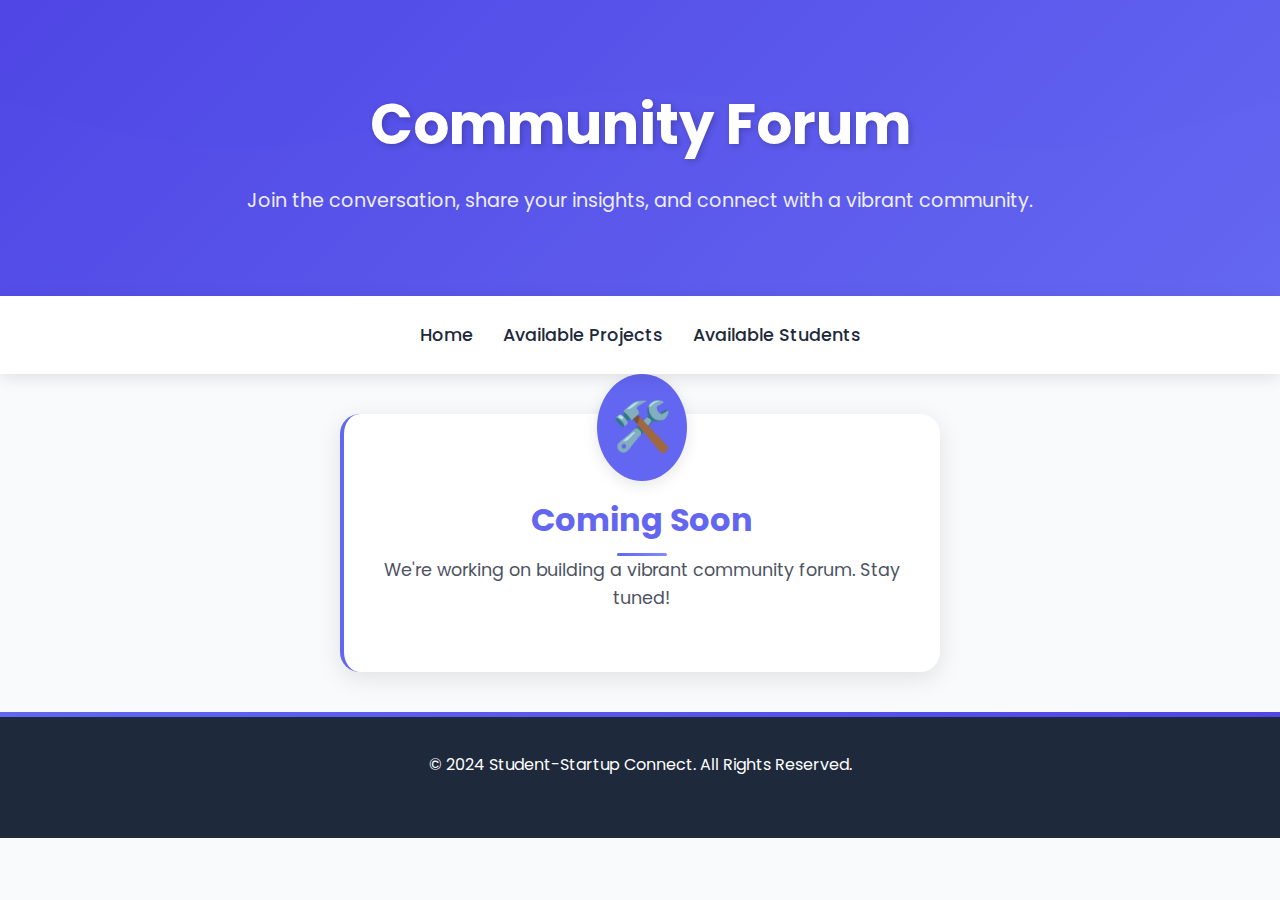
<file: community.html>
<!DOCTYPE html>
<html lang="en">
<head>
    <meta charset="UTF-8">
    <meta name="viewport" content="width=device-width, initial-scale=1.0">
    <title>Community Forum - Student-Startup Connect</title>
    <link href="https://fonts.googleapis.com/css2?family=Poppins:wght@300;400;500;600;700&display=swap" rel="stylesheet">
    <link rel="stylesheet" href="https://cdnjs.cloudflare.com/ajax/libs/font-awesome/6.0.0/css/all.min.css">
    <style>
        :root {
            --primary-color: #6366f1;
            --secondary-color: #4f46e5;
            --accent-color: #818cf8;
            --background-color: #f8fafc;
            --text-color: #1e293b;
            --card-bg: #ffffff;
            --header-bg: #4f46e5;
            --mobile-breakpoint: 768px;
            --success-color: #10b981;
            --error-color: #ef4444;
            --warning-color: #f59e0b;
        }

        * {
            margin: 0;
            padding: 0;
            box-sizing: border-box;
        }

        body {
            font-family: 'Poppins', sans-serif;
            background: var(--background-color);
            color: var(--text-color);
            line-height: 1.6;
            overflow-x: hidden;
        }

        header {
            background: linear-gradient(135deg, var(--header-bg), var(--primary-color));
            padding: 80px 20px;
            text-align: center;
            color: #fff;
            position: relative;
            overflow: hidden;
            box-shadow: 0 4px 6px rgba(0,0,0,0.1);
        }

        header::before {
            content: '';
            position: absolute;
            top: 0;
            left: 0;
            right: 0;
            bottom: 0;
            background: url('data:image/svg+xml,<svg xmlns="http://www.w3.org/2000/svg" viewBox="0 0 1440 320"><path fill="rgba(255,255,255,0.1)" d="M0,96L48,112C96,128,192,160,288,160C384,160,480,128,576,112C672,96,768,96,864,112C960,128,1056,160,1152,160C1248,160,1344,128,1392,112L1440,96L1440,320L1392,320C1344,320,1248,320,1152,320C1056,320,960,320,864,320C768,320,672,320,576,320C480,320,384,320,288,320C192,320,96,320,48,320L0,320Z"></path></svg>');
            background-repeat: no-repeat;
            background-position: bottom;
            background-size: cover;
            opacity: 0.1;
        }

        header h1 {
            font-size: 3.5rem;
            font-weight: 700;
            text-shadow: 2px 2px 6px rgba(0,0,0,0.2);
            animation: fadeInDown 1s ease-out;
            margin-bottom: 1rem;
            position: relative;
            z-index: 1;
        }

        header p {
            font-size: 1.2rem;
            max-width: 800px;
            margin: 0 auto;
            position: relative;
            z-index: 1;
            animation: fadeInUp 1s ease-out 0.3s;
            animation-fill-mode: both;
            opacity: 0.9;
        }

        nav {
            background: var(--card-bg);
            padding: 20px 40px;
            box-shadow: 0 4px 15px rgba(0,0,0,0.1);
            position: sticky;
            top: 0;
            z-index: 1000;
            display: flex;
            justify-content: center;
            align-items: center;
            transition: all 0.3s ease;
        }

        nav.scrolled {
            padding: 15px 40px;
            box-shadow: 0 2px 10px rgba(0,0,0,0.1);
        }

        .nav-links {
            display: flex;
            gap: 30px;
        }

        .nav-links a {
            color: var(--text-color);
            text-decoration: none;
            font-weight: 500;
            font-size: 1.1rem;
            position: relative;
            transition: color 0.3s ease;
            white-space: nowrap;
            padding: 5px 0;
        }

        .nav-links a::after {
            content: '';
            position: absolute;
            width: 0;
            height: 2px;
            bottom: 0;
            left: 0;
            background-color: var(--primary-color);
            transition: width 0.3s ease;
        }

        .nav-links a:hover::after {
            width: 100%;
        }

        .nav-links a:hover {
            color: var(--primary-color);
        }

        /* Updated Hamburger Menu Styles */
        .hamburger {
            display: none;
            background: none;
            border: none;
            cursor: pointer;
            padding: 5px;
            z-index: 1001;
            position: relative;
            width: 30px;
            height: 24px;
        }

        .hamburger i {
            position: absolute;
            left: 0;
            width: 100%;
            height: 3px;
            background-color: var(--primary-color);
            transition: all 0.3s ease;
            transform-origin: left center;
        }

        .hamburger i:nth-child(1) {
            top: 0;
        }

        .hamburger i:nth-child(2) {
            top: 50%;
            transform: translateY(-50%);
        }

        .hamburger i:nth-child(3) {
            bottom: 0;
        }

        .hamburger:hover i {
            background-color: var(--secondary-color);
        }

        .container {
            max-width: 1200px;
            margin: 40px auto;
            padding: 0 20px;
            text-align: center;
        }

        .coming-soon {
            background: var(--card-bg);
            border-radius: 20px;
            padding: 60px 40px;
            box-shadow: 0 6px 25px rgba(0,0,0,0.1);
            position: relative;
            max-width: 600px;
            margin: 0 auto;
            border-left: 4px solid var(--primary-color);
        }

        .coming-soon::before {
            content: "🛠️";
            font-size: 3rem;
            position: absolute;
            top: -40px;
            left: 50%;
            transform: translateX(-50%);
            background: var(--primary-color);
            color: white;
            border-radius: 50%;
            padding: 15px;
            box-shadow: 0 4px 15px rgba(0,0,0,0.1);
        }

        .coming-soon h2 {
            font-size: 2rem;
            color: var(--primary-color);
            margin: 20px 0 10px;
            position: relative;
        }

        .coming-soon h2::after {
            content: '';
            position: absolute;
            bottom: -10px;
            left: 50%;
            transform: translateX(-50%);
            width: 50px;
            height: 3px;
            background: linear-gradient(90deg, var(--primary-color), var(--accent-color));
            border-radius: 3px;
        }

        .coming-soon p {
            font-size: 1.1rem;
            color: var(--text-color);
            margin: 0;
            opacity: 0.8;
        }

        /* Scroll to top button */
        .scroll-to-top {
            position: fixed;
            bottom: 30px;
            right: 30px;
            width: 50px;
            height: 50px;
            background: var(--primary-color);
            color: white;
            border-radius: 50%;
            display: flex;
            align-items: center;
            justify-content: center;
            font-size: 1.5rem;
            cursor: pointer;
            opacity: 0;
            visibility: hidden;
            transition: all 0.3s ease;
            box-shadow: 0 4px 15px rgba(0,0,0,0.2);
            z-index: 999;
        }

        .scroll-to-top.visible {
            opacity: 1;
            visibility: visible;
        }

        .scroll-to-top:hover {
            background: var(--secondary-color);
            transform: translateY(-3px);
        }

        footer {
            background: var(--text-color);
            color: white;
            padding: 40px 20px;
            text-align: center;
            position: relative;
            overflow: hidden;
        }

        footer::before {
            content: '';
            position: absolute;
            top: 0;
            left: 0;
            right: 0;
            height: 5px;
            background: linear-gradient(90deg, var(--primary-color), var(--secondary-color));
        }

        footer p {
            margin-bottom: 20px;
            position: relative;
            z-index: 1;
        }

        @keyframes fadeInDown {
            from { opacity: 0; transform: translateY(-20px); }
            to { opacity: 1; transform: translateY(0); }
        }

        @keyframes fadeInUp {
            from { opacity: 0; transform: translateY(20px); }
            to { opacity: 1; transform: translateY(0); }
        }

        @keyframes pulse {
            0% { transform: scale(1); }
            50% { transform: scale(1.05); }
            100% { transform: scale(1); }
        }

        /* Mobile Menu Overlay */
        .mobile-menu-overlay {
            position: fixed;
            top: 0;
            left: 0;
            right: 0;
            bottom: 0;
            background: rgba(0,0,0,0.5);
            z-index: 999;
            opacity: 0;
            visibility: hidden;
            transition: all 0.3s ease;
        }

        .mobile-menu-overlay.active {
            opacity: 1;
            visibility: visible;
        }

        /* Mobile-specific styles */
        @media (max-width: 768px) {
            header {
                padding: 60px 20px;
            }
            
            header h1 {
                font-size: 2.2rem;
                line-height: 1.2;
            }
            
            header p {
                font-size: 1rem;
            }
            
            nav {
                padding: 15px 20px;
                justify-content: space-between;
            }
            
            .hamburger {
                display: block;
            }
            
            .nav-links {
                position: fixed;
                top: 0;
                right: -100%;
                width: 80%;
                max-width: 300px;
                height: 100vh;
                background: var(--card-bg);
                flex-direction: column;
                justify-content: flex-start;
                padding: 80px 30px 30px;
                gap: 20px;
                transition: right 0.3s ease;
                z-index: 1000;
                box-shadow: -5px 0 15px rgba(0,0,0,0.1);
            }
            
            .nav-links.active {
                right: 0;
            }
            
            .nav-links a {
                font-size: 1.2rem;
                padding: 10px 0;
            }
            
            .coming-soon {
                padding: 40px 20px;
                max-width: 90%;
            }
            
            .coming-soon::before {
                font-size: 2rem;
                top: -30px;
                padding: 12px;
            }
            
            .coming-soon h2 {
                font-size: 1.5rem;
            }
            
            .coming-soon p {
                font-size: 1rem;
            }
            
            footer {
                padding: 25px 15px;
                font-size: 0.9rem;
            }

            .scroll-to-top {
                width: 40px;
                height: 40px;
                font-size: 1.2rem;
                bottom: 20px;
                right: 20px;
            }
        }

        @media (max-width: 480px) {
            header h1 {
                font-size: 1.8rem;
            }
            
            .coming-soon {
                padding: 30px 15px;
            }
            
            .coming-soon::before {
                font-size: 1.5rem;
                top: -25px;
                padding: 10px;
            }
            
            .coming-soon h2 {
                font-size: 1.3rem;
            }
            
            .coming-soon p {
                font-size: 0.9rem;
            }
            
            footer {
                padding: 20px 10px;
                font-size: 0.8rem;
            }
        }
    </style>
</head>
<body>
    <header>
        <h1>Community Forum</h1>
        <p>Join the conversation, share your insights, and connect with a vibrant community.</p>
    </header>

    <nav>
        <button class="hamburger">
            <i></i>
            <i></i>
            <i></i>
        </button>
        <div class="nav-links" id="navLinks">
            <a href="index.html">Home</a>
            <a href="available-projects.html">Available Projects</a>
            <a href="available-students.html">Available Students</a>
        </div>
        <div class="mobile-menu-overlay" id="mobileOverlay"></div>
    </nav>

    <div class="container">
        <div class="coming-soon">
            <h2>Coming Soon</h2>
            <p>We're working on building a vibrant community forum. Stay tuned!</p>
        </div>
    </div>

    <!-- Scroll to top button -->
    <div class="scroll-to-top" id="scrollToTop">
        <i class="fas fa-arrow-up"></i>
    </div>

    <footer>
        <p>© 2024 Student-Startup Connect. All Rights Reserved.</p>
    </footer>

    <script>
        // Mobile menu functionality
        document.addEventListener('DOMContentLoaded', () => {
            const hamburger = document.querySelector('.hamburger');
            const navLinks = document.querySelector('#navLinks');
            const mobileOverlay = document.querySelector('#mobileOverlay');
            const navLinksItems = document.querySelectorAll('.nav-links a');
            const scrollToTopBtn = document.getElementById('scrollToTop');

            const toggleMenu = () => {
                navLinks.classList.toggle('active');
                mobileOverlay.classList.toggle('active');
                document.body.style.overflow = navLinks.classList.contains('active') ? 'hidden' : '';
            };

            hamburger.addEventListener('click', toggleMenu);
            mobileOverlay.addEventListener('click', toggleMenu);

            // Close menu when any nav link is clicked
            navLinksItems.forEach(item => {
                item.addEventListener('click', () => {
                    if (window.innerWidth <= 768) {
                        navLinks.classList.remove('active');
                        mobileOverlay.classList.remove('active');
                        document.body.style.overflow = '';
                    }
                });
            });

            // Scroll to top button functionality
            window.addEventListener('scroll', () => {
                if (window.pageYOffset > 300) {
                    scrollToTopBtn.classList.add('visible');
                } else {
                    scrollToTopBtn.classList.remove('visible');
                }
            });

            scrollToTopBtn.addEventListener('click', () => {
                window.scrollTo({
                    top: 0,
                    behavior: 'smooth'
                });
            });

            // Navbar scroll effect
            window.addEventListener('scroll', () => {
                const nav = document.querySelector('nav');
                if (window.scrollY > 50) {
                    nav.classList.add('scrolled');
                } else {
                    nav.classList.remove('scrolled');
                }
            });
        });
    </script>
</body>
</html>
</file>
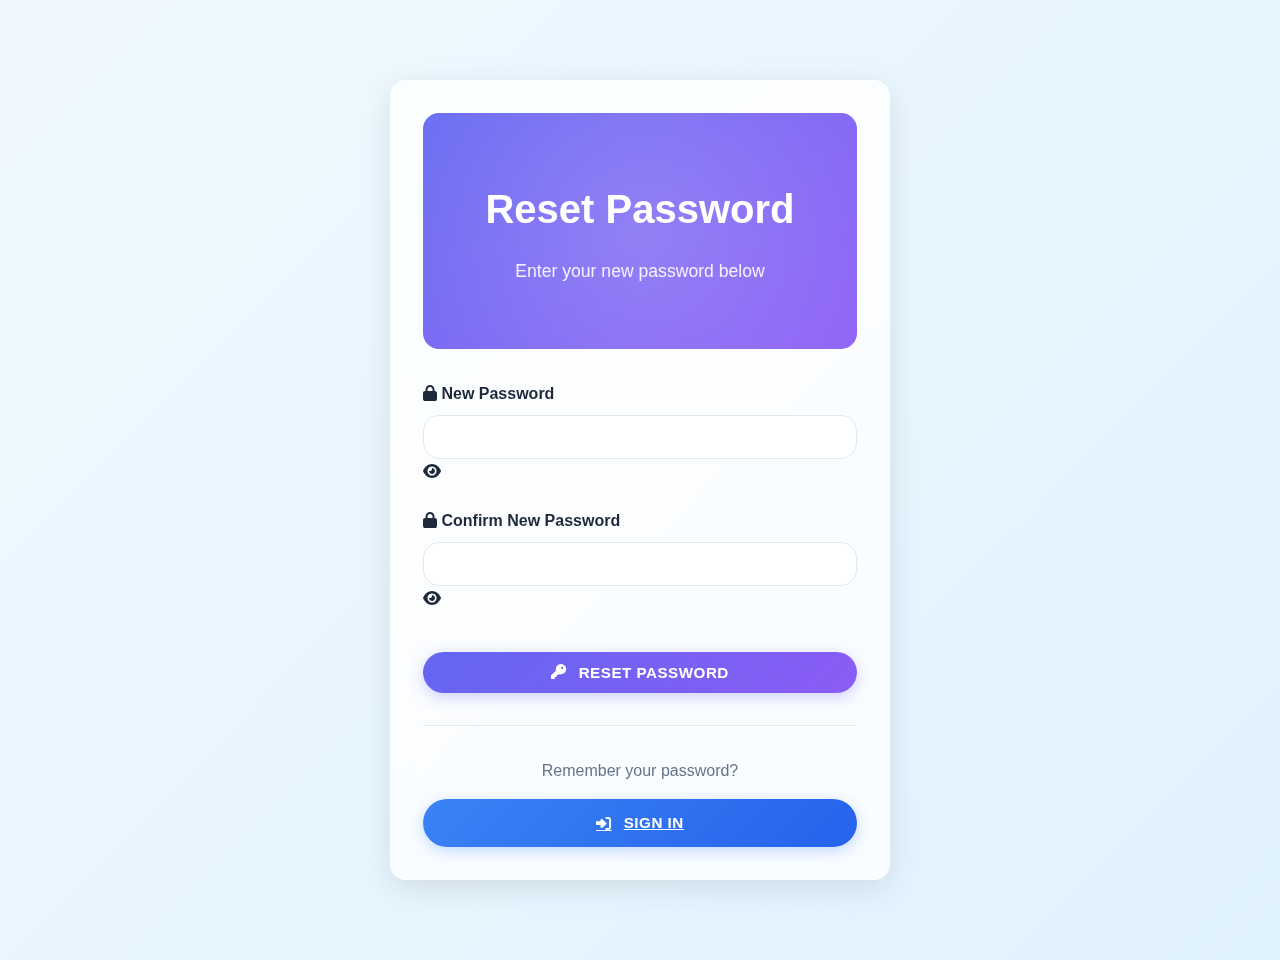
<file: reset-password.html>
<!DOCTYPE html>
<html lang="en">
<head>
    <meta charset="UTF-8">
    <meta name="viewport" content="width=device-width, initial-scale=1.0">
    <title>Reset Password - Student-Startup Connect</title>
    <link rel="stylesheet" href="https://cdnjs.cloudflare.com/ajax/libs/font-awesome/6.4.0/css/all.min.css">
    <link rel="stylesheet" href="styles.css">
</head>
<body>
    <div class="container">
        <div class="glass-card" style="max-width: 500px; margin: 2rem auto;">
            <div class="header">
                <h1 style="font-size: 2.5rem; margin-bottom: 1rem;">Reset Password</h1>
                <p style="font-size: 1.1rem; opacity: 0.9;">Enter your new password below</p>
            </div>

            <div class="error-message" id="errorMessage"></div>
            <div class="success-message" id="successMessage"></div>

            <form id="resetPasswordForm" style="margin-top: 2rem;">
                <div class="form-group">
                    <label class="form-label" for="newPassword">
                        <i class="fas fa-lock"></i>
                        New Password
                    </label>
                    <div class="password-container">
                        <input type="password" class="form-control" id="newPassword" required>
                        <i class="fas fa-eye toggle-password" id="toggleNewPassword"></i>
                    </div>
                </div>

                <div class="form-group">
                    <label class="form-label" for="confirmPassword">
                        <i class="fas fa-lock"></i>
                        Confirm New Password
                    </label>
                    <div class="password-container">
                        <input type="password" class="form-control" id="confirmPassword" required>
                        <i class="fas fa-eye toggle-password" id="toggleConfirmPassword"></i>
                    </div>
                </div>

                <button type="submit" class="btn btn-primary" style="width: 100%; justify-content: center; margin-top: 1rem;">
                    <i class="fas fa-key"></i>
                    Reset Password
                </button>
            </form>

            <div style="text-align: center; margin-top: 2rem; padding-top: 2rem; border-top: 1px solid var(--light-gray);">
                <p style="color: var(--gray); margin-bottom: 1rem;">Remember your password?</p>
                <a href="login.html" class="btn btn-info" style="width: 100%; justify-content: center;">
                    <i class="fas fa-sign-in-alt"></i>
                    Sign In
                </a>
            </div>
        </div>
    </div>

    <script type="module">
        import { initializeApp } from 'https://www.gstatic.com/firebasejs/10.12.2/firebase-app.js';
        import { getAuth, confirmPasswordReset } from 'https://www.gstatic.com/firebasejs/10.12.2/firebase-auth.js';

        const firebaseConfig = {
            apiKey: "AIzaSyD0wtET8bTtw_133RE4rWZiRFGESfbDtC0",
            authDomain: "student-startup-connect.firebaseapp.com",
            databaseURL: "https://student-startup-connect-default-rtdb.firebaseio.com",
            projectId: "student-startup-connect",
            storageBucket: "student-startup-connect.firebasestorage.app",
            messagingSenderId: "570854385529",
            appId: "1:570854385529:web:e45e5076a0cbcb9a56f1a8",
            measurementId: "G-T5PMGL8K26"
        };

        const app = initializeApp(firebaseConfig);
        const auth = getAuth(app);

        // Get the action code from the URL
        const urlParams = new URLSearchParams(window.location.search);
        const actionCode = urlParams.get('oobCode');

        if (!actionCode) {
            showError('Invalid password reset link. Please request a new one.');
            return;
        }

        // Toggle password visibility
        document.getElementById('toggleNewPassword').addEventListener('click', function() {
            const passwordInput = document.getElementById('newPassword');
            const type = passwordInput.getAttribute('type') === 'password' ? 'text' : 'password';
            passwordInput.setAttribute('type', type);
            this.classList.toggle('fa-eye');
            this.classList.toggle('fa-eye-slash');
        });

        document.getElementById('toggleConfirmPassword').addEventListener('click', function() {
            const passwordInput = document.getElementById('confirmPassword');
            const type = passwordInput.getAttribute('type') === 'password' ? 'text' : 'password';
            passwordInput.setAttribute('type', type);
            this.classList.toggle('fa-eye');
            this.classList.toggle('fa-eye-slash');
        });

        // Handle form submission
        document.getElementById('resetPasswordForm').addEventListener('submit', async (e) => {
            e.preventDefault();
            
            const newPassword = document.getElementById('newPassword').value;
            const confirmPassword = document.getElementById('confirmPassword').value;

            if (newPassword !== confirmPassword) {
                showError('Passwords do not match');
                return;
            }

            try {
                await confirmPasswordReset(auth, actionCode, newPassword);
                showSuccess('Password reset successful! Redirecting to login...');
                setTimeout(() => {
                    window.location.href = 'login.html';
                }, 2000);
            } catch (error) {
                console.error('Password reset error:', error);
                showError(error.message);
            }
        });

        function showError(message) {
            const errorDiv = document.getElementById('errorMessage');
            errorDiv.textContent = message;
            errorDiv.style.display = 'block';
            document.getElementById('successMessage').style.display = 'none';
        }

        function showSuccess(message) {
            const successDiv = document.getElementById('successMessage');
            successDiv.textContent = message;
            successDiv.style.display = 'block';
            document.getElementById('errorMessage').style.display = 'none';
        }
    </script>
</body>
</html>
</file>
<file: styles.css>
:root {
    /* Main Colors */
    --primary: #6366f1;
    --primary-dark: #4f46e5;
    --secondary: #8b5cf6;
    --accent: #ec4899;
    --success: #10b981;
    --warning: #f59e0b;
    --danger: #ef4444;
    --info: #3b82f6;
    
    /* Neutral Colors */
    --light: #f8fafc;
    --dark: #1e293b;
    --gray: #64748b;
    --light-gray: #e2e8f0;
    
    /* UI Elements */
    --border-radius: 16px;
    --box-shadow: 0 8px 30px rgba(0, 0, 0, 0.12);
    --transition: all 0.3s cubic-bezier(0.4, 0, 0.2, 1);
    
    /* Glass Effect */
    --glass-bg: rgba(255, 255, 255, 0.8);
    --glass-border: 1px solid rgba(255, 255, 255, 0.3);
    --glass-shadow: 0 8px 32px rgba(0, 0, 0, 0.1);
    
    /* Gradients */
    --gradient-primary: linear-gradient(135deg, var(--primary) 0%, var(--secondary) 100%);
    --gradient-accent: linear-gradient(135deg, var(--accent) 0%, var(--primary) 100%);
    --gradient-success: linear-gradient(135deg, var(--success) 0%, #059669 100%);
    --gradient-warning: linear-gradient(135deg, var(--warning) 0%, #d97706 100%);
    --gradient-danger: linear-gradient(135deg, var(--danger) 0%, #dc2626 100%);
    --gradient-info: linear-gradient(135deg, var(--info) 0%, #2563eb 100%);
}

* {
    margin: 0;
    padding: 0;
    box-sizing: border-box;
    font-family: 'Inter', -apple-system, BlinkMacSystemFont, 'Segoe UI', Roboto, sans-serif;
}

body {
    background: linear-gradient(135deg, #f0f9ff 0%, #e0f2fe 100%);
    color: var(--dark);
    line-height: 1.6;
    min-height: 100vh;
    padding: 2rem;
    overflow-x: hidden;
}

.container {
    max-width: 1200px;
    margin: 0 auto;
    padding: 1rem;
}

/* Glass Card */
.glass-card {
    background: var(--glass-bg);
    border-radius: var(--border-radius);
    box-shadow: var(--glass-shadow);
    backdrop-filter: blur(10px);
    border: var(--glass-border);
    padding: 2rem;
    margin-bottom: 2rem;
}

/* Header Styles */
.header {
    background: var(--gradient-primary);
    color: white;
    padding: 4rem 2rem;
    text-align: center;
    position: relative;
    overflow: hidden;
    border-radius: var(--border-radius);
    margin-bottom: 2rem;
}

.header::before {
    content: '';
    position: absolute;
    top: -50%;
    left: -50%;
    width: 200%;
    height: 200%;
    background: radial-gradient(circle, rgba(255,255,255,0.2) 0%, transparent 70%);
    transform: rotate(30deg);
    pointer-events: none;
    animation: rotate 20s linear infinite;
}

/* Form Styles */
.form-group {
    margin-bottom: 1.5rem;
}

.form-label {
    display: block;
    margin-bottom: 0.5rem;
    font-weight: 600;
    color: var(--dark);
}

.form-control {
    width: 100%;
    padding: 0.75rem 1rem;
    border-radius: var(--border-radius);
    border: 1px solid var(--light-gray);
    background: rgba(255, 255, 255, 0.9);
    transition: var(--transition);
    font-size: 1rem;
}

.form-control:focus {
    outline: none;
    border-color: var(--primary);
    box-shadow: 0 0 0 3px rgba(99, 102, 241, 0.1);
}

/* Button Styles */
.btn {
    padding: 0.75rem 1.5rem;
    border-radius: 2rem;
    border: none;
    font-weight: 600;
    cursor: pointer;
    transition: var(--transition);
    display: inline-flex;
    align-items: center;
    gap: 0.75rem;
    font-size: 0.95rem;
    text-transform: uppercase;
    letter-spacing: 0.5px;
    position: relative;
    overflow: hidden;
}

.btn::before {
    content: '';
    position: absolute;
    top: 0;
    left: -100%;
    width: 100%;
    height: 100%;
    background: linear-gradient(
        90deg,
        transparent,
        rgba(255, 255, 255, 0.2),
        transparent
    );
    transition: 0.5s;
}

.btn:hover::before {
    left: 100%;
}

.btn:hover {
    transform: translateY(-2px);
    box-shadow: 0 5px 15px rgba(0, 0, 0, 0.2);
}

.btn-primary {
    background: var(--gradient-primary);
    color: white;
    box-shadow: 0 4px 15px rgba(99, 102, 241, 0.3);
}

.btn-success {
    background: var(--gradient-success);
    color: white;
    box-shadow: 0 4px 15px rgba(16, 185, 129, 0.3);
}

.btn-warning {
    background: var(--gradient-warning);
    color: white;
    box-shadow: 0 4px 15px rgba(245, 158, 11, 0.3);
}

.btn-danger {
    background: var(--gradient-danger);
    color: white;
    box-shadow: 0 4px 15px rgba(239, 68, 68, 0.3);
}

.btn-info {
    background: var(--gradient-info);
    color: white;
    box-shadow: 0 4px 15px rgba(59, 130, 246, 0.3);
}

/* Card Styles */
.card {
    background: rgba(255, 255, 255, 0.7);
    border-radius: var(--border-radius);
    padding: 1.5rem;
    box-shadow: 0 4px 15px rgba(0, 0, 0, 0.05);
    border: 1px solid rgba(255, 255, 255, 0.3);
    transition: var(--transition);
}

.card:hover {
    transform: translateY(-5px);
    box-shadow: 0 8px 25px rgba(0, 0, 0, 0.1);
    border-color: var(--primary);
    background: rgba(255, 255, 255, 0.9);
}

/* Navigation */
.nav {
    background: var(--glass-bg);
    backdrop-filter: blur(10px);
    border: var(--glass-border);
    border-radius: var(--border-radius);
    padding: 1rem;
    margin-bottom: 2rem;
    display: flex;
    justify-content: space-between;
    align-items: center;
}

.nav-brand {
    font-size: 1.5rem;
    font-weight: 700;
    color: var(--primary);
    text-decoration: none;
}

.nav-links {
    display: flex;
    gap: 1.5rem;
}

.nav-link {
    color: var(--dark);
    text-decoration: none;
    font-weight: 500;
    transition: var(--transition);
    padding: 0.5rem 1rem;
    border-radius: 2rem;
}

.nav-link:hover {
    color: var(--primary);
    background: rgba(99, 102, 241, 0.1);
}

/* Status Badges */
.badge {
    padding: 0.5rem 1rem;
    border-radius: 2rem;
    font-size: 0.9rem;
    font-weight: 600;
    text-transform: uppercase;
    letter-spacing: 0.5px;
}

.badge-success {
    background: rgba(16, 185, 129, 0.1);
    color: var(--success);
}

.badge-warning {
    background: rgba(245, 158, 11, 0.1);
    color: var(--warning);
}

.badge-danger {
    background: rgba(239, 68, 68, 0.1);
    color: var(--danger);
}

.badge-info {
    background: rgba(59, 130, 246, 0.1);
    color: var(--info);
}

/* Animations */
@keyframes fadeInUp {
    from {
        opacity: 0;
        transform: translateY(20px);
    }
    to {
        opacity: 1;
        transform: translateY(0);
    }
}

@keyframes rotate {
    from { transform: rotate(0deg); }
    to { transform: rotate(360deg); }
}

@keyframes pulse {
    0% { transform: scale(1); }
    50% { transform: scale(1.02); }
    100% { transform: scale(1); }
}

/* Responsive Design */
@media (max-width: 1024px) {
    .container {
        padding: 0.5rem;
    }
}

@media (max-width: 768px) {
    body {
        padding: 1rem;
    }
    
    .nav {
        flex-direction: column;
        gap: 1rem;
        text-align: center;
    }
    
    .nav-links {
        flex-direction: column;
        gap: 0.5rem;
    }
}

@media (max-width: 480px) {
    body {
        padding: 0.5rem;
    }
    
    .header {
        padding: 2rem 1rem;
    }
    
    .btn {
        width: 100%;
        justify-content: center;
    }
}
</file>
